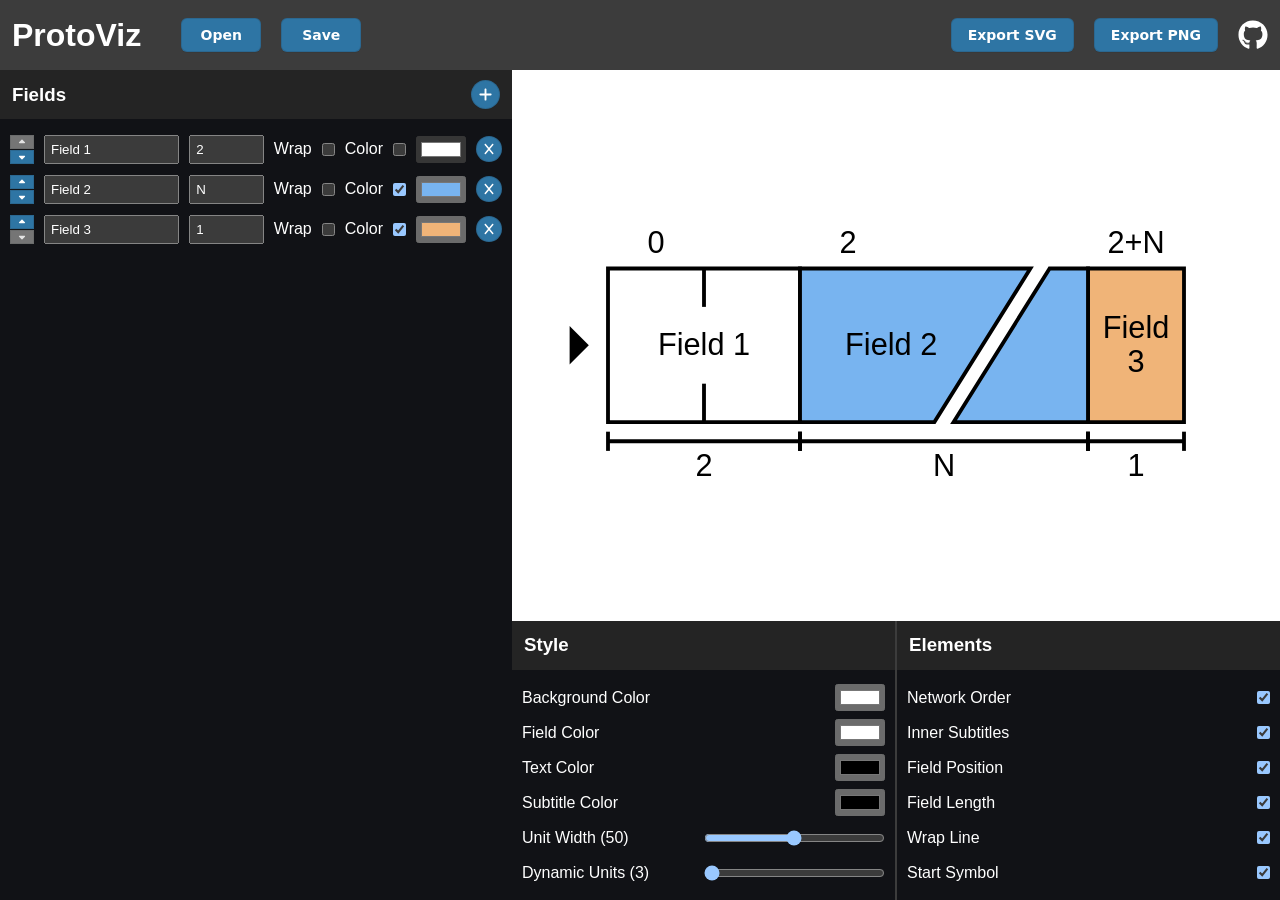
<file: index.html>
<!DOCTYPE html>
<html>
    <head>
        <title>ProtoViz</title>
        <meta content="text/html;charset=utf-8" http-equiv="Content-Type">
        <meta name="viewport" content="width=device-width, initial-scale=1">
        <meta charset="UTF-8">
    <link rel="preload" as="script" href="/./assets/protoviz-web-dxh2c575670d3db26ca.js" crossorigin></head>
    <body>
        <div id="main"></div>
    <script type="module" async src="/./assets/protoviz-web-dxh2c575670d3db26ca.js"></script>
            </body>
</html>
</file>
